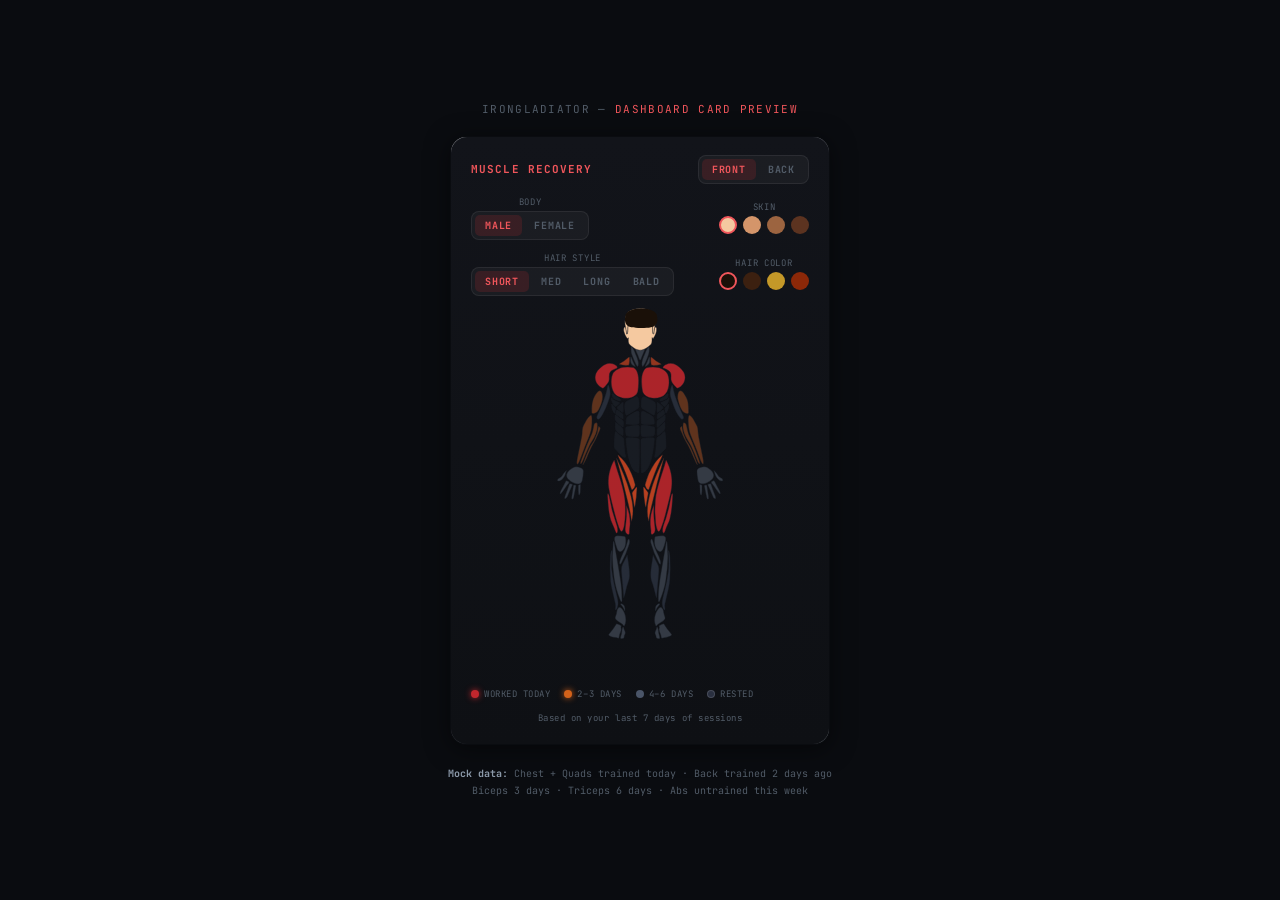
<file: muscle-preview/ig-preview.html>
<!DOCTYPE html>
<html lang="en">
<head>
  <meta charset="UTF-8">
  <meta name="viewport" content="width=device-width, initial-scale=1.0">
  <title>IronGladiator — Muscle Heat Map Preview</title>
  <link rel="preconnect" href="https://fonts.googleapis.com">
  <link href="https://fonts.googleapis.com/css2?family=Anton&family=Manrope:wght@400;600;700&family=JetBrains+Mono:wght@500;700&display=swap" rel="stylesheet">
  <style>
    *, *::before, *::after { box-sizing: border-box; margin: 0; padding: 0; }
    :root {
      --bg: #0a0c10; --surface: #12141a; --bg-2: #0e1014;
      --border: rgba(255,255,255,0.07); --border-strong: rgba(255,255,255,0.14);
      --text: #e8eaf0; --text-dim: #8c9aaa; --text-dimmer: #525c68;
      --accent: #c1272d; --accent-bright: #f0565b;
      --mono: 'JetBrains Mono', monospace; --shadow: 0 4px 24px rgba(0,0,0,0.5);
      --heat-fresh: #c1272d; --heat-warm: #d4621a; --heat-cool: #4a5568;
    }
    body {
      background: var(--bg); color: var(--text); font-family: 'Manrope', sans-serif;
      min-height: 100vh; display: flex; flex-direction: column;
      align-items: center; justify-content: center; padding: 32px 20px; gap: 20px;
    }
    .page-label { font-family: var(--mono); font-size: 11px; letter-spacing: .12em;
      text-transform: uppercase; color: var(--text-dimmer); text-align: center; }
    .page-label span { color: var(--accent-bright); }

    .card {
      background: linear-gradient(180deg, var(--surface), var(--bg-2));
      border-radius: 16px; box-shadow: var(--shadow); position: relative;
      overflow: hidden; border: 1px solid transparent; background-clip: padding-box;
    }
    .card::before {
      content: ''; position: absolute; inset: -1px; border-radius: 17px; padding: 1px;
      background: linear-gradient(155deg,rgba(238,240,244,.55) 0%,rgba(120,126,138,.2) 40%,rgba(80,86,94,.12) 60%,rgba(200,205,214,.35) 100%);
      -webkit-mask: linear-gradient(#fff 0 0) content-box, linear-gradient(#fff 0 0);
      -webkit-mask-composite: xor; mask-composite: exclude; pointer-events: none;
    }
    .muscle-card { width: 380px; padding: 18px 20px 20px; display: flex; flex-direction: column; gap: 12px; }
    .card-header { display: flex; align-items: center; justify-content: space-between; }
    .card-eyebrow { font-family: var(--mono); font-size: 11px; font-weight: 700;
      letter-spacing: .1em; text-transform: uppercase; color: var(--accent-bright); }

    .toggle-group { display: flex; gap: 2px; background: rgba(255,255,255,0.04);
      border: 1px solid var(--border); border-radius: 8px; padding: 3px; }
    .toggle-group button { background: none; border: none; color: var(--text-dimmer);
      font-family: var(--mono); font-size: 10px; font-weight: 700; letter-spacing: .08em;
      padding: 4px 10px; border-radius: 5px; cursor: pointer; text-transform: uppercase; transition: all .15s; }
    .toggle-group button.active { background: rgba(193,39,45,0.18); color: var(--accent-bright); }

    .controls-row { display: flex; align-items: center; justify-content: space-between; gap: 8px; }
    .control-col { display: flex; flex-direction: column; align-items: center; gap: 3px; }
    .ctrl-label { font-family: var(--mono); font-size: 9px; letter-spacing: .08em;
      text-transform: uppercase; color: var(--text-dimmer); }

    .swatch-row { display: flex; align-items: center; gap: 6px; }
    .swatch { width: 18px; height: 18px; border-radius: 50%; cursor: pointer;
      border: 2px solid transparent; transition: border-color .15s, transform .15s; }
    .swatch:hover { transform: scale(1.18); }
    .swatch.active { border-color: var(--accent-bright); }

    .map-wrap { width: 100%; height: 340px; border-radius: 10px; overflow: hidden; position: relative; }
    #muscle-map, #hair-svg { position: absolute; inset: 0; width: 100%; height: 100%; }
    #hair-svg { pointer-events: none; }

    .legend-row { display: flex; align-items: center; gap: 14px; flex-wrap: wrap; }
    .legend-item { display: flex; align-items: center; gap: 5px; font-family: var(--mono);
      font-size: 9px; letter-spacing: .06em; text-transform: uppercase; color: var(--text-dimmer); }
    .legend-dot { width: 8px; height: 8px; border-radius: 50%; flex-shrink: 0; }
    .dot-today  { background: var(--heat-fresh); box-shadow: 0 0 6px var(--heat-fresh); }
    .dot-recent { background: var(--heat-warm);  box-shadow: 0 0 6px var(--heat-warm); }
    .dot-cooling{ background: var(--heat-cool); }
    .dot-rested { background: #2a3040; border: 1px solid var(--border-strong); }

    .muscle-name { font-family: var(--mono); font-size: 10px; color: var(--text-dim);
      min-height: 16px; text-align: center; }
    .card-footer { font-family: var(--mono); font-size: 9px; color: var(--text-dimmer);
      text-align: center; letter-spacing: .06em; }
    .context { font-family: var(--mono); font-size: 10px; color: var(--text-dimmer);
      text-align: center; line-height: 1.7; }
    .context strong { color: var(--text-dim); }
  </style>
  <script type="module" crossorigin src="/muscle-preview/assets/ig-preview-8xLgnacy.js"></script>
</head>
<body>

  <div class="page-label">IronGladiator — <span>Dashboard Card Preview</span></div>

  <div class="card muscle-card">
    <div class="card-header">
      <div class="card-eyebrow">Muscle Recovery</div>
      <div class="toggle-group">
        <button id="btn-front" class="active" onclick="setView('front')">Front</button>
        <button id="btn-back"  onclick="setView('back')">Back</button>
      </div>
    </div>

    <!-- Row 1: Body + Skin -->
    <div class="controls-row">
      <div class="control-col">
        <div class="ctrl-label">Body</div>
        <div class="toggle-group">
          <button id="btn-male"   class="active" onclick="setGender('male')">Male</button>
          <button id="btn-female" onclick="setGender('female')">Female</button>
        </div>
      </div>
      <div class="control-col">
        <div class="ctrl-label">Skin</div>
        <div class="swatch-row" id="skin-swatches">
          <div class="swatch active" style="background:#f5c9a0" title="Light"  onclick="setSkin(0,this)"></div>
          <div class="swatch"        style="background:#d4956a" title="Medium" onclick="setSkin(1,this)"></div>
          <div class="swatch"        style="background:#9c6440" title="Tan"    onclick="setSkin(2,this)"></div>
          <div class="swatch"        style="background:#5c3320" title="Deep"   onclick="setSkin(3,this)"></div>
        </div>
      </div>
    </div>

    <!-- Row 2: Hair style + Hair color -->
    <div class="controls-row">
      <div class="control-col">
        <div class="ctrl-label">Hair Style</div>
        <div class="toggle-group">
          <button id="hs-0" class="active" onclick="setHairStyle(0)">Short</button>
          <button id="hs-1"               onclick="setHairStyle(1)">Med</button>
          <button id="hs-2"               onclick="setHairStyle(2)">Long</button>
          <button id="hs-3"               onclick="setHairStyle(3)">Bald</button>
        </div>
      </div>
      <div class="control-col">
        <div class="ctrl-label">Hair Color</div>
        <div class="swatch-row" id="hair-color-swatches">
          <div class="swatch active" style="background:#1a1008" title="Black"  onclick="setHairColor(0,this)"></div>
          <div class="swatch"        style="background:#3c2010" title="Brown"  onclick="setHairColor(1,this)"></div>
          <div class="swatch"        style="background:#c49828" title="Blonde" onclick="setHairColor(2,this)"></div>
          <div class="swatch"        style="background:#8c2808" title="Auburn" onclick="setHairColor(3,this)"></div>
        </div>
      </div>
    </div>

    <div class="map-wrap">
      <div id="muscle-map"></div>
      <!-- SVG hair overlay — viewBox updated per gender+side -->
      <svg id="hair-svg" xmlns="http://www.w3.org/2000/svg" preserveAspectRatio="xMidYMid meet">
        <path id="hair-path" fill="#1a1008"/>
      </svg>
    </div>

    <div class="muscle-name" id="muscle-label"></div>

    <div class="legend-row">
      <div class="legend-item"><div class="legend-dot dot-today"></div>Worked today</div>
      <div class="legend-item"><div class="legend-dot dot-recent"></div>2–3 days</div>
      <div class="legend-item"><div class="legend-dot dot-cooling"></div>4–6 days</div>
      <div class="legend-item"><div class="legend-dot dot-rested"></div>Rested</div>
    </div>
    <div class="card-footer">Based on your last 7 days of sessions</div>
  </div>

  <div class="context">
    <strong>Mock data:</strong> Chest + Quads trained today · Back trained 2 days ago<br>
    Biceps 3 days · Triceps 6 days · Abs untrained this week
  </div>

</body>
</html>
</file>
